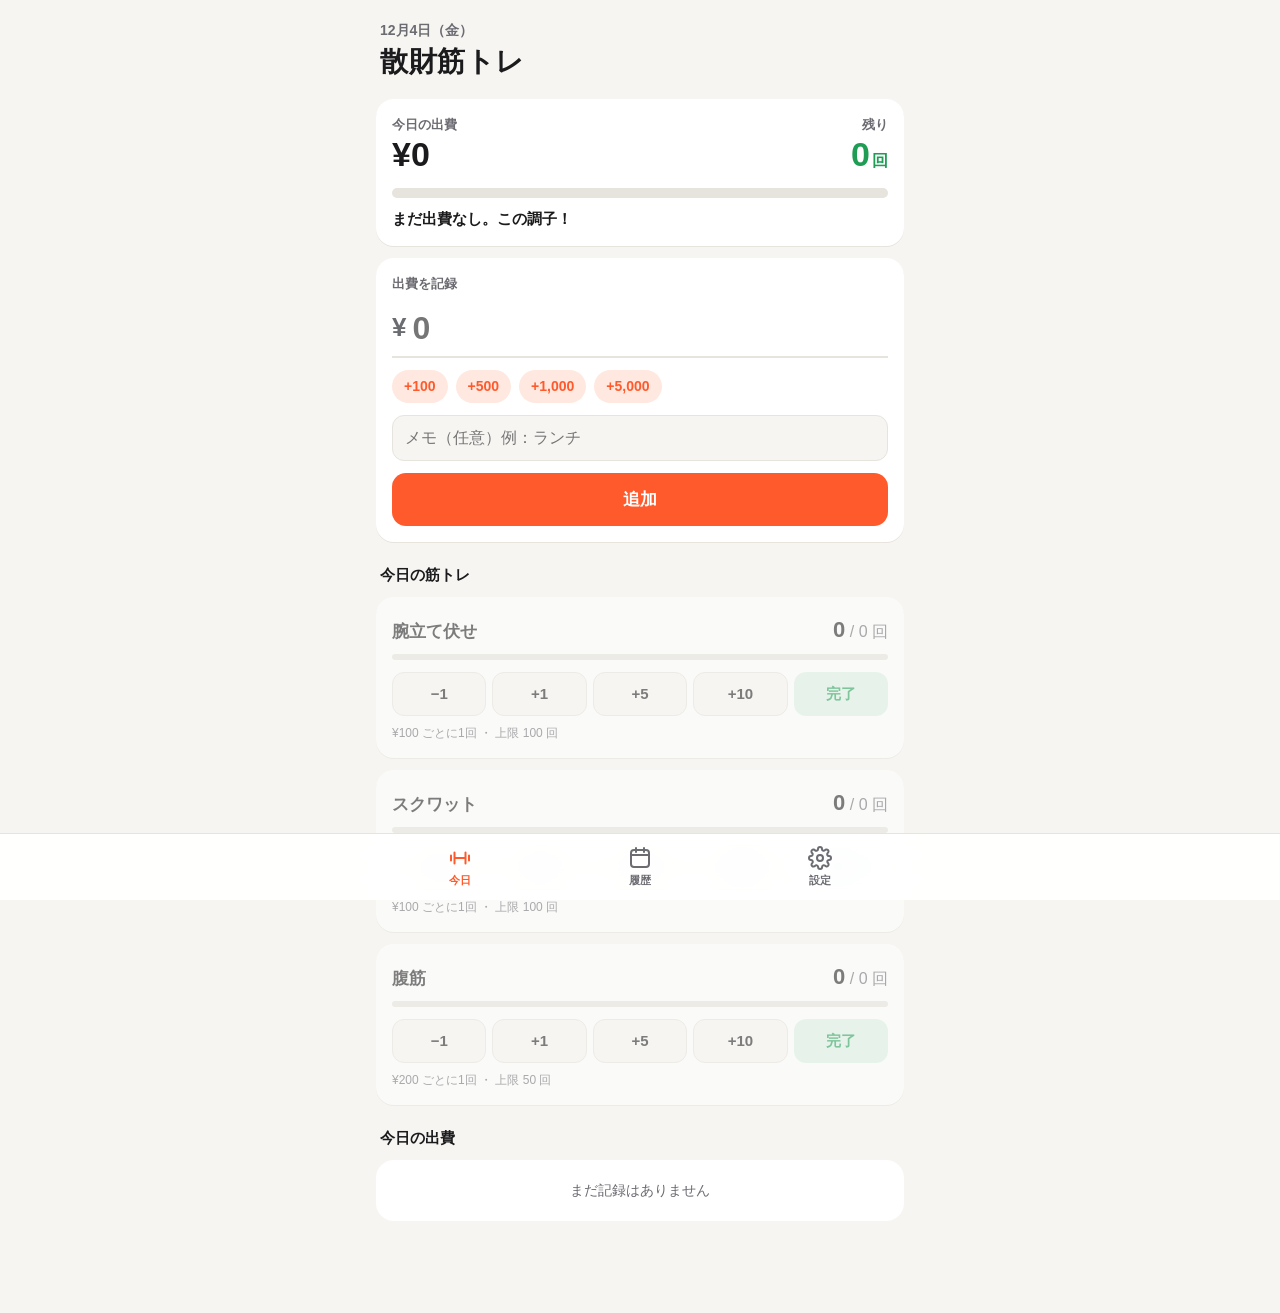
<file: index.html>
<!doctype html>
<html lang="ja">
<head>
<meta charset="utf-8">
<meta name="viewport" content="width=device-width, initial-scale=1, viewport-fit=cover">
<meta name="theme-color" content="#f6f5f2" media="(prefers-color-scheme: light)">
<meta name="theme-color" content="#111214" media="(prefers-color-scheme: dark)">
<meta name="apple-mobile-web-app-capable" content="yes">
<meta name="mobile-web-app-capable" content="yes">
<meta name="apple-mobile-web-app-status-bar-style" content="default">
<meta name="apple-mobile-web-app-title" content="散財筋トレ">
<link rel="manifest" href="manifest.json">
<link rel="apple-touch-icon" href="icon-180.png">
<link rel="icon" href="icon-192.png">
<link rel="stylesheet" href="css/style.css">
<title>散財筋トレ</title>
<script type="module" src="js/main.js"></script>
</head>
<body>
<div class="app">
  <header class="top">
    <p class="date" id="date"></p>
    <h1>散財筋トレ</h1>
  </header>

  <section data-screen="today">
    <div id="hero"></div>

    <form class="card" id="addForm" autocomplete="off">
      <p class="label">出費を記録</p>
      <div class="amount"><span>¥</span><input id="amt" inputmode="numeric" placeholder="0" aria-label="金額"></div>
      <div class="chips">
        <button type="button" data-action="bump" data-amount="100">+100</button>
        <button type="button" data-action="bump" data-amount="500">+500</button>
        <button type="button" data-action="bump" data-amount="1000">+1,000</button>
        <button type="button" data-action="bump" data-amount="5000">+5,000</button>
      </div>
      <input class="text" id="memo" maxlength="30" placeholder="メモ（任意）例：ランチ" aria-label="メモ">
      <button class="primary" type="submit">追加</button>
    </form>

    <h2 class="sec">今日の筋トレ</h2>
    <div id="exList"></div>

    <h2 class="sec">今日の出費</h2>
    <div id="spendList"></div>
  </section>

  <section data-screen="history" hidden></section>
  <section data-screen="settings" hidden></section>
</div>

<nav class="tabs">
  <button data-tab="today" class="on">
    <svg viewBox="0 0 24 24"><path d="M6.5 6.5v11M17.5 6.5v11M3 9.5v5M21 9.5v5M6.5 12h11"/></svg>今日
  </button>
  <button data-tab="history">
    <svg viewBox="0 0 24 24"><rect x="3" y="4" width="18" height="17" rx="3"/><path d="M3 9h18M8 2v4M16 2v4"/></svg>履歴
  </button>
  <button data-tab="settings">
    <svg viewBox="0 0 24 24"><circle cx="12" cy="12" r="3"/><path d="M19.4 15a1.7 1.7 0 0 0 .3 1.8l.1.1a2 2 0 1 1-2.8 2.8l-.1-.1a1.7 1.7 0 0 0-1.8-.3 1.7 1.7 0 0 0-1 1.5V21a2 2 0 1 1-4 0v-.1a1.7 1.7 0 0 0-1.1-1.5 1.7 1.7 0 0 0-1.8.3l-.1.1a2 2 0 1 1-2.8-2.8l.1-.1a1.7 1.7 0 0 0 .3-1.8 1.7 1.7 0 0 0-1.5-1H3a2 2 0 1 1 0-4h.1a1.7 1.7 0 0 0 1.5-1.1 1.7 1.7 0 0 0-.3-1.8l-.1-.1a2 2 0 1 1 2.8-2.8l.1.1a1.7 1.7 0 0 0 1.8.3H9a1.7 1.7 0 0 0 1-1.5V3a2 2 0 1 1 4 0v.1a1.7 1.7 0 0 0 1 1.5 1.7 1.7 0 0 0 1.8-.3l.1-.1a2 2 0 1 1 2.8 2.8l-.1.1a1.7 1.7 0 0 0-.3 1.8V9a1.7 1.7 0 0 0 1.5 1H21a2 2 0 1 1 0 4h-.1a1.7 1.7 0 0 0-1.5 1z"/></svg>設定
  </button>
</nav>
</body>
</html>
</file>
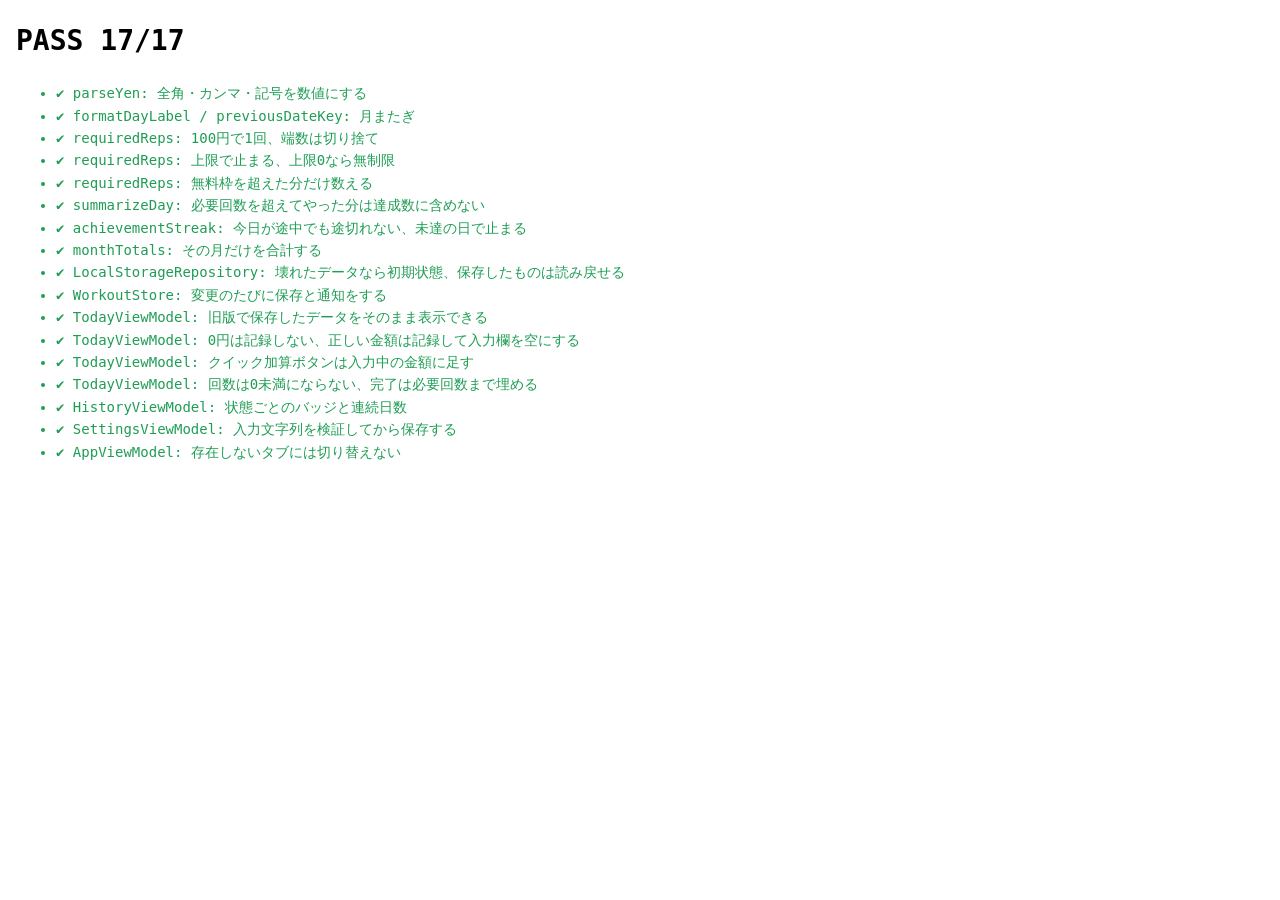
<file: tests/index.html>
<!doctype html>
<html lang="ja">
<head>
<meta charset="utf-8">
<meta name="viewport" content="width=device-width, initial-scale=1">
<title>散財筋トレ テスト</title>
<style>
  body { font: 14px/1.6 ui-monospace, Consolas, monospace; margin: 16px; }
  .pass { color: #1f9d55; } .fail { color: #d93636; white-space: pre-wrap; }
</style>
</head>
<body>
<h1 id="summary">running…</h1>
<ul id="results"></ul>
<script type="module">
import { specs } from "./specs.js";

const same = (a, b) => JSON.stringify(a) === JSON.stringify(b);
const t = {
  eq(actual, expected) { if (actual !== expected) throw new Error(`expected ${JSON.stringify(expected)}, got ${JSON.stringify(actual)}`); },
  deepEq(actual, expected) { if (!same(actual, expected)) throw new Error(`expected ${JSON.stringify(expected)},\n     got ${JSON.stringify(actual)}`); },
};

let failed = 0;
const rows = [];
for (const [name, fn] of Object.entries(specs)) {
  try { fn(t); rows.push(`<li class="pass">✔ ${name}</li>`); }
  catch (e) { failed++; rows.push(`<li class="fail">✘ ${name}\n   ${e.message}</li>`); }
}
const total = Object.keys(specs).length;
document.getElementById("results").innerHTML = rows.join("");
document.getElementById("summary").textContent = failed ? `FAIL ${failed}/${total}` : `PASS ${total}/${total}`;
</script>
</body>
</html>
</file>
<file: css/style.css>
:root{
  --bg:#f6f5f2; --card:#ffffff; --text:#1b1b1d; --sub:#6b6b72; --line:#e7e4de;
  --accent:#ff5a2c; --accent-soft:#ffe8df; --on-accent:#ffffff;
  --ok:#1f9d55; --ok-soft:#dcf3e5; --danger:#d93636;
  --radius:18px;
}
@media (prefers-color-scheme: dark){
  :root{
    --bg:#111214; --card:#1c1d20; --text:#f2f2f3; --sub:#9b9ba3; --line:#2d2e33;
    --accent:#ff6a3d; --accent-soft:#3a2119; --on-accent:#ffffff;
    --ok:#3ccf7a; --ok-soft:#173424; --danger:#ff6b6b;
  }
}
*{box-sizing:border-box;margin:0;padding:0}
html{-webkit-text-size-adjust:100%}
body{
  background:var(--bg); color:var(--text);
  font-family:-apple-system,BlinkMacSystemFont,"Hiragino Sans","Hiragino Kaku Gothic ProN","Yu Gothic UI",sans-serif;
  font-size:16px; line-height:1.5; -webkit-tap-highlight-color:transparent;
  overscroll-behavior-y:none;
}
button,input{font:inherit;color:inherit}
button{cursor:pointer;border:0;background:none;touch-action:manipulation}
.app{max-width:560px;margin:0 auto;min-height:100vh;
  padding:calc(env(safe-area-inset-top) + 12px) 16px calc(env(safe-area-inset-bottom) + 92px)}
.top{padding:8px 4px 16px}
.top .date{color:var(--sub);font-size:14px;font-weight:600}
.top h1{font-size:28px;font-weight:800;letter-spacing:.02em}
.card{background:var(--card);border-radius:var(--radius);padding:16px;margin-bottom:12px;
  box-shadow:0 1px 0 var(--line)}
.label{color:var(--sub);font-size:13px;font-weight:700}
.big{font-size:34px;font-weight:800;line-height:1.15;font-variant-numeric:tabular-nums}
.big span{font-size:16px;margin-left:2px;font-weight:700}
.accent{color:var(--accent)}
.okc{color:var(--ok)}
.note{color:var(--sub);font-size:12px;margin-top:2px}
.hero-row{display:flex;justify-content:space-between;align-items:flex-end;gap:12px}
.hero-row .right{text-align:right}
.bar{height:10px;border-radius:99px;background:var(--line);overflow:hidden;margin-top:14px}
.bar i{display:block;height:100%;border-radius:inherit;background:var(--accent);transition:width .3s}
.bar.ok i{background:var(--ok)}
.bar.small{height:6px;margin-top:8px}
.status{margin-top:10px;font-weight:700;font-size:15px}
.sec{font-size:15px;font-weight:800;margin:22px 4px 10px}

/* add form */
.amount{display:flex;align-items:center;gap:6px;border-bottom:2px solid var(--line);padding:4px 0;margin-top:6px}
.amount:focus-within{border-color:var(--accent)}
.amount span{font-size:26px;font-weight:800;color:var(--sub)}
.amount input{flex:1;min-width:0;border:0;background:none;outline:none;font-size:32px;font-weight:800;font-variant-numeric:tabular-nums}
.chips{display:flex;gap:8px;margin:12px 0;flex-wrap:wrap}
.chips button{background:var(--accent-soft);color:var(--accent);font-weight:700;font-size:14px;padding:6px 12px;border-radius:99px}
.text{width:100%;border:1px solid var(--line);background:var(--bg);border-radius:12px;padding:10px 12px;font-size:16px;outline:none}
.text:focus{border-color:var(--accent)}
.primary{display:block;width:100%;margin-top:12px;background:var(--accent);color:var(--on-accent);
  font-weight:800;font-size:17px;padding:14px;border-radius:14px}
.primary:active{transform:scale(.98)}
.shake{animation:shake .3s}
@keyframes shake{25%{transform:translateX(-6px)}75%{transform:translateX(6px)}}

/* exercises */
.ex.zero{opacity:.55}
.ex.clear{box-shadow:0 0 0 2px var(--ok) inset}
.ex-head{display:flex;justify-content:space-between;align-items:baseline;gap:8px}
.ex-head h3{font-size:17px;font-weight:800;min-width:0;overflow:hidden;text-overflow:ellipsis;white-space:nowrap}
.ex-head p{font-variant-numeric:tabular-nums;color:var(--sub);white-space:nowrap}
.ex-head p b{font-size:22px;color:var(--text)}
.ex-btns{display:grid;grid-template-columns:repeat(5,1fr);gap:6px;margin-top:12px}
.ex-btns button{background:var(--bg);border:1px solid var(--line);border-radius:12px;padding:10px 0;font-weight:700;font-size:15px}
.ex-btns button:active{background:var(--accent-soft)}
.ex-btns .fill{background:var(--ok-soft);border-color:transparent;color:var(--ok)}
.rate{color:var(--sub);font-size:12px;margin-top:8px}

/* lists */
.list{list-style:none;background:var(--card);border-radius:var(--radius);overflow:hidden}
.list li{display:flex;align-items:center;gap:12px;padding:12px 14px;border-bottom:1px solid var(--line)}
.list li:last-child{border-bottom:0}
.list .grow{flex:1;min-width:0}
.list .grow p{font-weight:700;overflow:hidden;text-overflow:ellipsis;white-space:nowrap}
.list small{color:var(--sub);font-size:12px}
.list b{font-variant-numeric:tabular-nums;white-space:nowrap}
.del{width:32px;height:32px;border-radius:50%;color:var(--sub);font-size:18px;flex:none}
.del:active{background:var(--line)}
.empty{color:var(--sub);text-align:center;padding:20px;font-size:14px;background:var(--card);border-radius:var(--radius)}
.badge{font-size:12px;font-weight:800;padding:3px 9px;border-radius:99px;white-space:nowrap}
.badge.ok{background:var(--ok-soft);color:var(--ok)}
.badge.ng{background:var(--accent-soft);color:var(--accent)}
.badge.free{background:var(--line);color:var(--sub)}

/* stats */
.stats{display:grid;grid-template-columns:repeat(3,1fr);gap:8px;margin-bottom:12px}
.stats .card{margin:0;padding:12px}
.stats .big{font-size:22px}

/* settings */
.field{display:flex;align-items:center;justify-content:space-between;gap:12px}
.field>span{font-weight:700}
.mini{display:flex;align-items:center;gap:4px;color:var(--sub);font-size:14px}
.mini input{width:84px;text-align:right;border:1px solid var(--line);background:var(--bg);border-radius:10px;padding:8px 10px;font-size:16px;font-weight:700;color:var(--text);outline:none}
.mini input:focus{border-color:var(--accent)}
.ex-set .row{display:flex;flex-wrap:wrap;gap:10px 16px;margin-top:10px;align-items:center}
.ex-set .rm{margin-left:auto;color:var(--danger);font-size:14px;font-weight:700;padding:6px 4px}
.hint{color:var(--sub);font-size:12px;margin-top:8px}
.ghost{display:block;width:100%;padding:14px;border-radius:14px;border:2px dashed var(--line);color:var(--sub);font-weight:700}
.danger{display:block;width:100%;padding:14px;border-radius:14px;background:var(--card);color:var(--danger);font-weight:700}

/* tabs */
.tabs{position:fixed;left:0;right:0;bottom:0;display:flex;justify-content:center;
  background:color-mix(in srgb,var(--card) 92%,transparent);backdrop-filter:blur(12px);-webkit-backdrop-filter:blur(12px);
  border-top:1px solid var(--line);padding:6px 16px calc(env(safe-area-inset-bottom) + 6px)}
.tabs button{flex:1;max-width:180px;display:flex;flex-direction:column;align-items:center;gap:2px;padding:6px 0;color:var(--sub);font-size:11px;font-weight:700}
.tabs svg{width:24px;height:24px;stroke:currentColor;fill:none;stroke-width:2;stroke-linecap:round;stroke-linejoin:round}
.tabs button.on{color:var(--accent)}
[hidden]{display:none!important}
</file>
